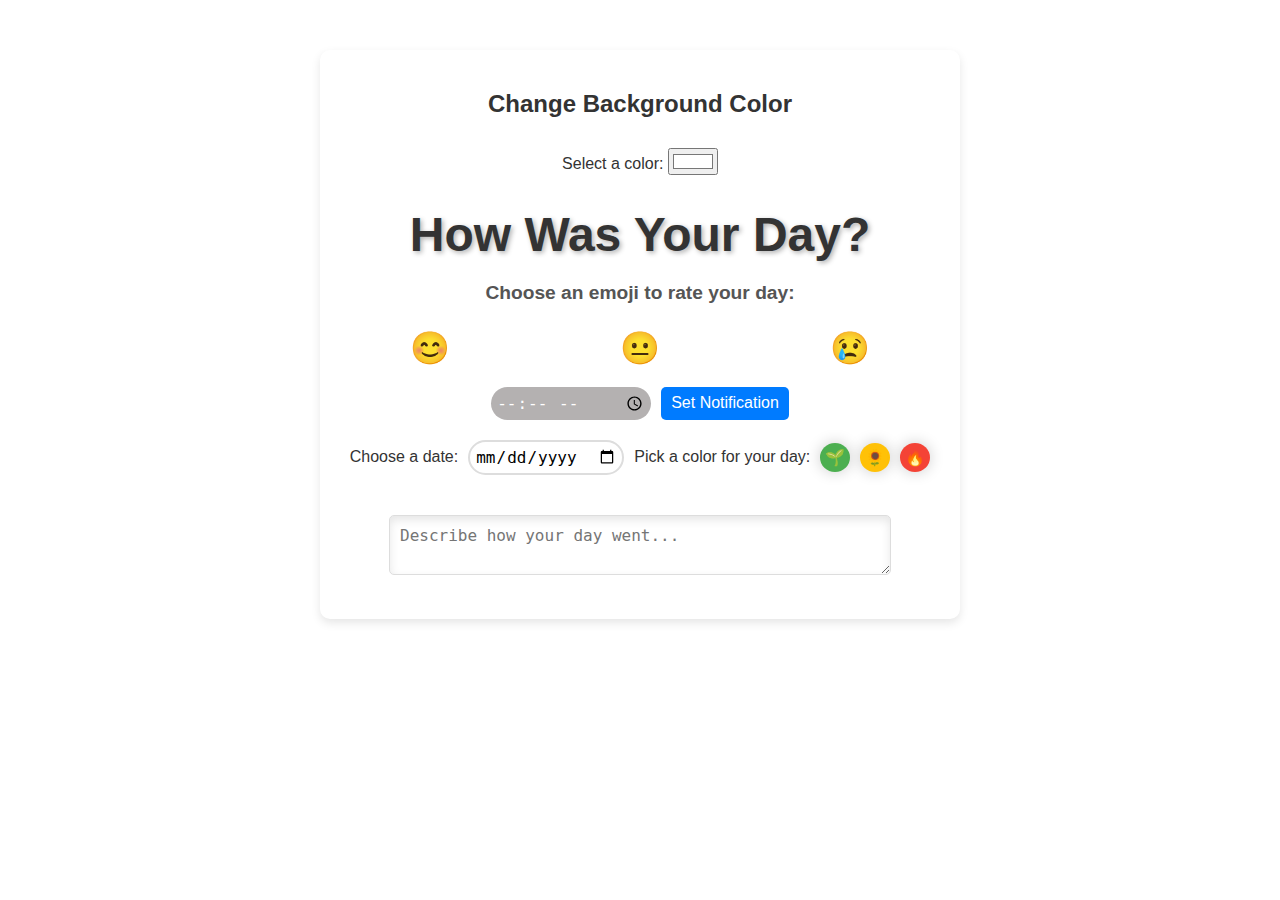
<file: index.html>
<!DOCTYPE html>
<html lang="en">
<head>
    <link rel="stylesheet" href="dutgen.css">
    <meta charset="UTF-8">
    <meta name="viewport" content="width=device-width, initial-scale=1.0, maximum-scale=1.0, user-scalable=no">
    <title>Web How's ur day</title>
    <style>
        body {
            font-family: Arial, sans-serif;
            margin: 0;
            padding: 0;
            background-color: white;
            text-align: center;
            color: #333;
        }

        .container {
            max-width: 600px;
            margin: 50px auto;
            background: #fff;
            padding: 20px;
            border-radius: 10px;
            box-shadow: 0 4px 10px rgba(0, 0, 0, 0.1);
        }

        h1 {
            margin-bottom: 20px;
        }

        .emoji-options {
            display: flex;
            justify-content: space-around;
            margin: 20px 0;
        }

        .emoji {
            font-size: 2rem;
            cursor: pointer;
            transition: transform 0.2s;
        }

        .emoji:hover {
            transform: scale(1.3);
        }

        .result {
            margin-top: 20px;
            font-size: 1.2rem;
            font-weight: bold;
        }

        .result span {
            padding: 5px 10px;
            border-radius: 5px;
            color: #fff;
        }

        .good {
            background-color: #4CAF50;
        }

        .neutral {
            background-color: #FFC107;
        }

        .bad {
            background-color: #F44336;
        }

        .notification {
            position: fixed;
            bottom: 20px;
            right: 20px;
            background: #333;
            color: #fff;
            padding: 10px 20px;
            border-radius: 5px;
            box-shadow: 0 4px 10px rgba(0, 0, 0, 0.2);
            opacity: 0;
            transform: translateY(20px);
            transition: all 0.3s ease;
        }

        .notification.show {
            opacity: 1;
            transform: translateY(0);
        }

        .time-input {
            margin: 20px 0;
            display: flex;
            justify-content: center;
            gap: 10px;
        }

        .time-input input {
            padding: 5px;
            font-size: 1rem;
        }

        .time-input button {
            padding: 5px 10px;
            font-size: 1rem;
            background-color: #007BFF;
            color: #fff;
            border: none;
            border-radius: 5px;
            cursor: pointer;
        }

        .time-input button:hover {
            background-color: #0056b3;
        }

        .calendar-input {
            margin: 20px 0;
            display: flex;
            justify-content: center;
            gap: 10px;
        }

        .calendar-input input {
            padding: 5px;
            font-size: 1rem;
        }

        .color-picker {
            padding: 5px;
            font-size: 1rem;
            cursor: pointer;
        }

        .color-picker.green { background-color: #4CAF50; }
        .color-picker.yellow { background-color: #FFC107; }
        .color-picker.red { background-color: #F44336; }

        .text-area {
            margin: 20px 0;
            width: 80%;
            padding: 10px;
            font-size: 1rem;
            border-radius: 5px;
            border: 1px solid #ddd;
            resize: vertical;
        }
    </style>
</head>
<body>
    <div class="container">
        <div class="bg-change">
            <h2>Change Background Color</h2>
            <label for="bgColorPicker">Select a color:</label>
            <input type="color" id="bgColorPicker" value="#ffffff" />
        </div>
              
        <h1>How Was Your Day?</h1>
        <p>Choose an emoji to rate your day:</p>

        <div class="emoji-options">
            <span class="emoji" data-emotion="Good" data-color="good">😊</span>
            <span class="emoji" data-emotion="Neutral" data-color="neutral">😐</span>
            <span class="emoji" data-emotion="Bad" data-color="bad">😢</span>
        </div>

        <div class="result" id="result"></div>

        <div class="time-input">
            <input type="time" id="notifyTime" />
            <button id="setTime">Set Notification</button>
        </div>

        <div class="calendar-input">
            <label for="calendar">Choose a date:</label>
            <input type="date" id="calendar" />
            <span>Pick a color for your day:</span>
            <span class="color-picker green" id="green" data-color="good">🌱</span>
            <span class="color-picker yellow" id="yellow" data-color="neutral">🌻</span>
            <span class="color-picker red" id="red" data-color="bad">🔥</span>
        </div>

        <textarea class="text-area" id="userText" placeholder="Describe how your day went..."></textarea>

        <div class="notification" id="notification">Thank you for sharing your mood!</div>
    </div>
    <script>
        const emojis = document.querySelectorAll('.emoji');
        const result = document.getElementById('result');
        const notification = document.getElementById('notification');
        const setTimeButton = document.getElementById('setTime');
        const notifyTimeInput = document.getElementById('notifyTime');
        const calendarInput = document.getElementById('calendar');
        const colorPickers = document.querySelectorAll('.color-picker');
        const userText = document.getElementById('userText');

        emojis.forEach(emoji => {
            emoji.addEventListener('click', () => {
                const emotion = emoji.getAttribute('data-emotion');
                const colorClass = emoji.getAttribute('data-color');

                result.innerHTML = `You feel: <span class="${colorClass}">${emotion}</span>`;

                // Redirect if mood is "Bad"
                if (emotion === "Bad") {
                    window.location.href = "badMood.html"; // Redirect to the new page
                }

                // Show notification
                showNotification("Thank you for sharing your mood!");
            });
        });

        setTimeButton.addEventListener('click', () => {
            const timeValue = notifyTimeInput.value;
            if (!timeValue) {
                alert('Please select a valid time!');
                return;
            }

            const now = new Date();
            const [hours, minutes] = timeValue.split(':').map(Number);
            const targetTime = new Date();
            targetTime.setHours(hours, minutes, 0, 0);

            const delay = targetTime.getTime() - now.getTime();

            if (delay < 0) {
                alert('The selected time is in the past. Please choose a future time.');
                return;
            }

            setTimeout(() => {
                showNotification("Timer notification");
            }, delay);

            alert(`Notification set for ${timeValue}`);
        });

        colorPickers.forEach(picker => {
            picker.addEventListener('click', () => {
                const selectedColor = picker.getAttribute('data-color');
                const selectedDate = calendarInput.value;

                if (!selectedDate) {
                    alert("Please select a date first.");
                    return;
                }

                alert(`You selected the color ${selectedColor} for ${selectedDate}`);

                // Store color selection for future use or display
                result.innerHTML = `For ${selectedDate}, your day was described as: <span class="${selectedColor}">${selectedColor.charAt(0).toUpperCase() + selectedColor.slice(1)}</span>`;
            });
        });

        // Save or display user text input
        userText.addEventListener('input', () => {
            const userDescription = userText.value;
            if (userDescription) {
                console.log(`User's day description: ${userDescription}`);
            }
        });

        function showNotification(message) {
            notification.textContent = message;
            notification.classList.add('show');
            setTimeout(() => {
                notification.classList.remove('show');
            }, 3000);
        }
    </script>
    <script src="dutgen.js"></script>
</body>
</html>
</file>
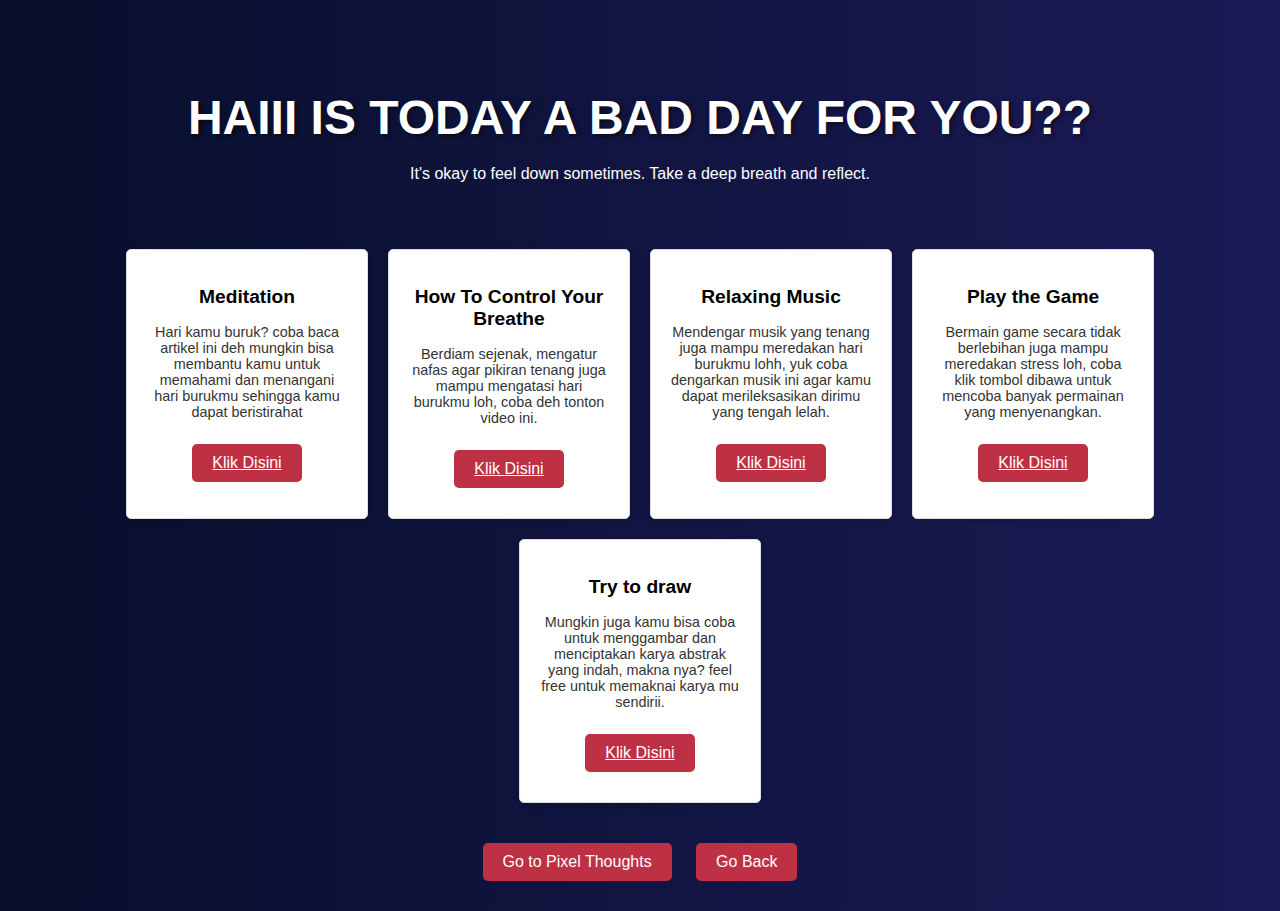
<file: badMood.html>
<!DOCTYPE html>
<html lang="en">
    <link rel="stylesheet" href="badMood.css">
<head>
    <meta charset="UTF-8">
    <meta name="viewport" content="width=device-width, initial-scale=1.0">
    <title>Bad Mood</title>
    <style>
        body {
            font-family: Arial, sans-serif;
            text-align: center;
            background-color: #f4f4f4;
            color: #333;
        }
        .main-heading {
            color: #ffffff; /* White text */
            padding: 20px;
            margin-bottom: 20px;
        }
        h1 {
            margin-top: 50px;
        }
        .message {
            margin: 20px;
            font-size: 1.5rem;
        }
        .button {
            padding: 10px 20px;
            font-size: 1rem;
            background-color: #BE3144;
            color: white;
            border: none;
            border-radius: 5px;
        }
        .button:hover {
            background-color: #872341;
        }
        .card-container {
            display: flex;
            justify-content: center;
            flex-wrap: wrap;
            margin: 20px;
        }
        .card {
            background-color: #ffffff;
            border: 1px solid #ddd;
            border-radius: 5px;
            padding: 20px;
            margin: 10px;
            width: 200px; /* Fixed width for cards */
            box-shadow: 0 2px 5px rgba(0, 0, 0, 0.1);
        }
        .card h2 {
            font-size: 1.2rem;
            color: #000000; /* Card title color */
        }
        .card p {
            font-size: 0.9rem;
        }
    </style>
</head>
<body>
    <div class="main-heading">
        <h1>HAIII IS TODAY A BAD DAY FOR YOU??</h1>
        <p>It's okay to feel down sometimes. Take a deep breath and reflect.</p>
    </div>
    <div class="card-container">
        <div class="card">
            <h2><Menu:context></Menu:context>Meditation</h2>
            <p>Hari kamu buruk? coba baca artikel ini deh mungkin bisa membantu kamu untuk memahami dan menangani hari burukmu sehingga kamu dapat beristirahat</p>
            <a href="https://www.mayoclinic.org/tests-procedures/meditation/in-depth/meditation/art-20045858" class="button">Klik Disini</a>
        </div>
        <div class="card">
            <h2>How To Control Your Breathe</h2>
            <p>Berdiam sejenak, mengatur nafas agar pikiran tenang juga mampu mengatasi hari burukmu loh, coba deh tonton video ini.</p>
            <a href="https://youtu.be/MDqsn2oiYig?si=Ub6k2XjKxMavbSyM" class="button">Klik Disini</a>
        </div>
        <div class="card">
            <h2>Relaxing Music</h2>
            <p>Mendengar musik yang tenang juga mampu meredakan hari burukmu lohh, yuk coba dengarkan musik ini agar kamu dapat merileksasikan dirimu yang tengah lelah.</p>
            <a href="https://youtu.be/bP9gMpl1gyQ?si=oJkMnqXNN_BEi3RY" class="button">Klik Disini</a>
        </div>
        <div class="card">
            <h2>Play the Game</h2>
            <p>Bermain game secara tidak berlebihan juga mampu meredakan stress loh, coba klik tombol dibawa untuk mencoba banyak permainan yang menyenangkan.</p>
            <a href="https://www.crazygames.com/" class="button">Klik Disini</a>
        </div>
        <div class="card">
            <h2>Try to draw</h2>
            <p>Mungkin juga kamu bisa coba untuk menggambar dan menciptakan karya abstrak yang indah, makna nya? feel free untuk memaknai karya mu sendirii.</p>
            <a href="gambar.html" class="button">Klik Disini</a>
        </div>
    </div>
    <button class="button" onclick="window.location.href='pixelThoughts.html'">Go to Pixel Thoughts</button>
    <button class="button" onclick="window.location.href='index.html'">Go Back</button>
</body>
</html>
</file>
<file: dutgen.css>
:root {
    --blink-color: #ffffff; /* Default blink color */
}

@keyframes bodyAnimation {
    0% { background-color: #e0f7fa; }
    50% { background-color: var(--blink-color); }
    100% { background-color: #e0f7fa; }
}

body {
    animation: bodyAnimation 3s ease-in-out infinite; 
}

.bg-change {
    margin: 20px 0;
    text-align: center;
}

.bg-change input[type="color"] {
    cursor: pointer;
    margin-top: 10px;
}

@keyframes slideUp {
    0% {
        transform: translateY(100%);
        opacity: 0;
    }
    100% {
        transform: translateY(0);
        opacity: 1;
    }
}

.container {
    background: linear-gradient(135deg, #fff, #ffccbc);
    padding: 40px;
    max-width: 600px;
    width: 100%;
    border-radius: 20px;
    box-shadow: 0 10px 30px rgba(0, 0, 0, 0.2);
    text-align: center;
    transform: scale(1);
    transition: transform 0.5s ease;
    animation: slideUp 0.5s ease-out forwards;
}

.container:hover {
    transform: scale(1.05);
}

h1 {
    font-size: 3rem;
    margin-bottom: 20px;
    color: #333;
    font-weight: 700;
    text-shadow: 2px 2px 5px rgba(0, 0, 0, 0.3);
    animation: headerBounce 1s ease-in-out infinite;
}

@keyframes headerBounce {
    0%, 100% { transform: translateY(0); }
    50% { transform: translateY(-10px); }
}

p {
    font-size: 1.2rem;
    margin-bottom: 25px;
    color: #555;
    font-weight: 600;
}

.emoji-options {
    display: flex;
    justify-content: center;
    gap: 30px;
    margin: 20px 0;
    animation: emojiBounce 1s ease-in-out infinite;
}

@keyframes emojiBounce {
    0%, 100% { transform: translateY(0); }
    50% { transform: translateY(-10px); }
}

.emoji {
    font-size: 3.5rem;
    cursor: pointer;
    transition: transform 0.3s ease-in-out, filter 0.3s ease, transform 0.5s ease-in-out;
    animation: emojiScale 1s infinite alternate;
}

@keyframes emojiScale {
    0% { transform: scale(1); }
    50% { transform: scale(1.3); }
    100% { transform: scale(1); }
}

.emoji:hover {
    transform: scale(1.5);
    filter: drop-shadow(0 0 15px rgba(0, 0, 0, 0.3));
}

.result {
    margin-top: 30px;
    font-size: 1.4rem;
    font-weight: 700;
    text-transform: uppercase;
}

.result span {
    padding: 10px 20px;
    border-radius: 20px;
    color: #fff;
    font-size: 1.2rem;
}

.good {
    background-color: #4CAF50;
    box-shadow: 0 0 15px rgba(76, 175, 80, 0.6);
}

.neutral {
    background-color: #FFC107;
    box-shadow: 0 0 15px rgba(255, 193, 7, 0.6);
}

.bad {
    background-color: #F44336;
    box-shadow: 0 0 15px rgba(244, 67, 54, 0.6);
}

.time-input {
    margin: 30px 0;
    display: flex;
    justify-content: center;
    gap: 20px;
}

.time-input input,
.time-input button {
    padding: 12px 20px;
    font-size: 1.2rem;
    border: none;
    border-radius: 50px;
    background: #b4b1b1;
    color: #ffffff;
    cursor: pointer;
    transition: all 0.3s ease;
}

.time-input input {
    width: 150px;
}

.time-input button {
    background: #6200ea;
}

.time-input button:hover {
    background: #3700b3;
    transform: translateY(-3px);
}

.calendar-input {
    margin: 30px 0;
    display: flex;
    justify-content: center;
    gap: 20px;
    align-items: center;
}

.calendar-input input {
    padding: 10px 15px;
    font-size: 1.2rem;
    border-radius: 50px;
    border: 2px solid #ddd;
    background-color: #ffffff;
}

.color-picker {
    font-size: 2rem;
    cursor: pointer;
    padding: 15px;
    border-radius: 50%;
    background-color: #fff;
    box-shadow: 0 0 15px rgba(0, 0, 0, 0.2);
    transition: transform 0.3s ease-in-out, background-color 0.3s ease, box-shadow 0.3s;
}

.color-picker:hover {
    transform: scale(1.4);
    background-color: rgba(0, 0, 0, 0.1);
    box-shadow: 0 0 30px rgba(0, 0, 0, 0.3);
}

.color-picker.green { background-color: #4CAF50; }
.color-picker.yellow { background-color: #FFC107; }
.color-picker.red { background-color: #F44336; }

.text-area {
    margin: 20px 0;
    width: 90%;
    max-width: 480px;
    padding: 15px;
    font-size: 1.2rem;
    border: 2px solid #ddd;
    border-radius: 15px;
    resize: vertical;
    box-shadow: inset 0 4px 10px rgba(0, 0, 0, 0.1);
    transition: all 0.3s ease-in-out;
}

.text-area:focus {
    outline: none;
    border-color: #6200ea;
    box-shadow: 0 0 10px rgba(98, 0, 234, 0.6);
}

.notification {
    position: fixed;
    bottom: 25px;
    right: 25px;
    background: #333;
    color: #fff;
    padding: 15px 30px;
    border-radius: 12px;
    font-weight: 700;
    box-shadow: 0 8px 30px rgba(0, 0, 0, 0.2);
    opacity: 0;
    transform: translateY(20px);
    transition: all 0.3s ease-in-out;
}

.notification.show {
    opacity: 1;
    transform: translateY(0);
}

@media (max-width: 768px) {
    body {
        padding: 10px; /* Reduce padding on mobile */
    }

    .container {
        padding: 20px;
        margin: 0;
        border-radius: 10px;
    }

    h1 {
        font-size: 2rem; /* Smaller font size for mobile */
    }

    p {
        font-size: 1rem; /* Smaller font size for mobile */
    }

    .emoji-options {
        gap: 15px;
        margin: 15px 0;
    }

    .emoji {
        font-size: 2.5rem; /* Smaller emoji size for mobile */
    }

    .time-input,
    .calendar-input {
        flex-direction: column;
        gap: 10px;
    }

    .time-input input,
    .time-input button,
    .calendar-input input {
        width: 100%; /* Full width on mobile */
        padding: 10px;
        font-size: 1rem; /* Adjust font size */
    }

    .text-area {
        width: 100%; /* Full width on mobile */
        padding: 10px;
        font-size: 1rem; /* Adjust font size */
    }

    .notification {
        bottom: 10px;
        right: 10px;
        padding: 8px 16px;
        font-size: 0.9rem; /* Adjust font size */
    }

    .color-picker {
        font-size: 1.5rem; /* Adjust color picker size */
        padding: 10px;
    }
}
</file>
<file: badMood.css>
body {
    font-family: 'Arial', sans-serif;
    background: linear-gradient(to right, #070F2B, #1B1A55); /* Gradient background */
    color: #ffffff; /* Light text color for contrast */
    text-align: center; /* Center all text */
    padding: 20px;
    margin: 0; /* Remove default margin */
}

h1 {
    font-size: 3rem; /* Larger font size for emphasis */
    margin-bottom: 20px;
    color: #ffffff; /* Bright red color for emphasis */
    text-shadow: 2px 2px 4px rgba(0, 0, 0, 0.5); /* Shadow for depth */
}

.message {
    margin: 20px auto; /* Center and space out messages */
    font-size: 1.5rem; /* Increased font size for better readability */
    max-width: 600px; /* Limit width for better layout */
}

.button {
    padding: 10px 20px;
    font-size: 1.2rem; /* Increased font size */
    background-color: #ffffff; /* Bright red button */
    color: white;
    border: none;
    border-radius: 5px;
    cursor: pointer;
    transition: background-color 0.3s, transform 0.2s; /* Transition effects */
    margin: 10px; /* Adjusted margin for spacing */
    display: inline-block; /* Ensure buttons are inline */
}

.button:hover {
    background-color: #c0392b; /* Darker red on hover */
    transform: scale(1.05); /* Slightly enlarge on hover */
}

.text-area {
    width: 80%;
    height: 100px;
    margin: 20px auto;
    padding: 10px;
    border-radius: 5px;
    border: 1px solid #ddd;
    background-color: #34495e; /* Darker background for text area */
    color: white; /* White text for visibility */
    transition: border-color 0.3s; /* Transition for border color */
}

.text-area:focus {
    border-color: #e74c3c; /* Highlight border on focus */
    outline: none; /* Remove default outline */
}

@media (max-width: 768px) {
    body {
        padding: 10px; /* Reduce padding on mobile */
    }

    h1 {
        font-size: 2.5rem; /* Smaller font size for mobile */
    }

    .message {
        font-size: 1.2rem; /* Smaller font size for mobile */
    }

    .button {
        padding: 15px 30px; /* Increase button size for touch */
        font-size: 1.5rem; /* Larger font size for better readability */
    }

    .text-area {
        width: 100%; /* Full width on mobile */
        font-size: 1rem; /* Adjust font size */
    }
}
</file>
